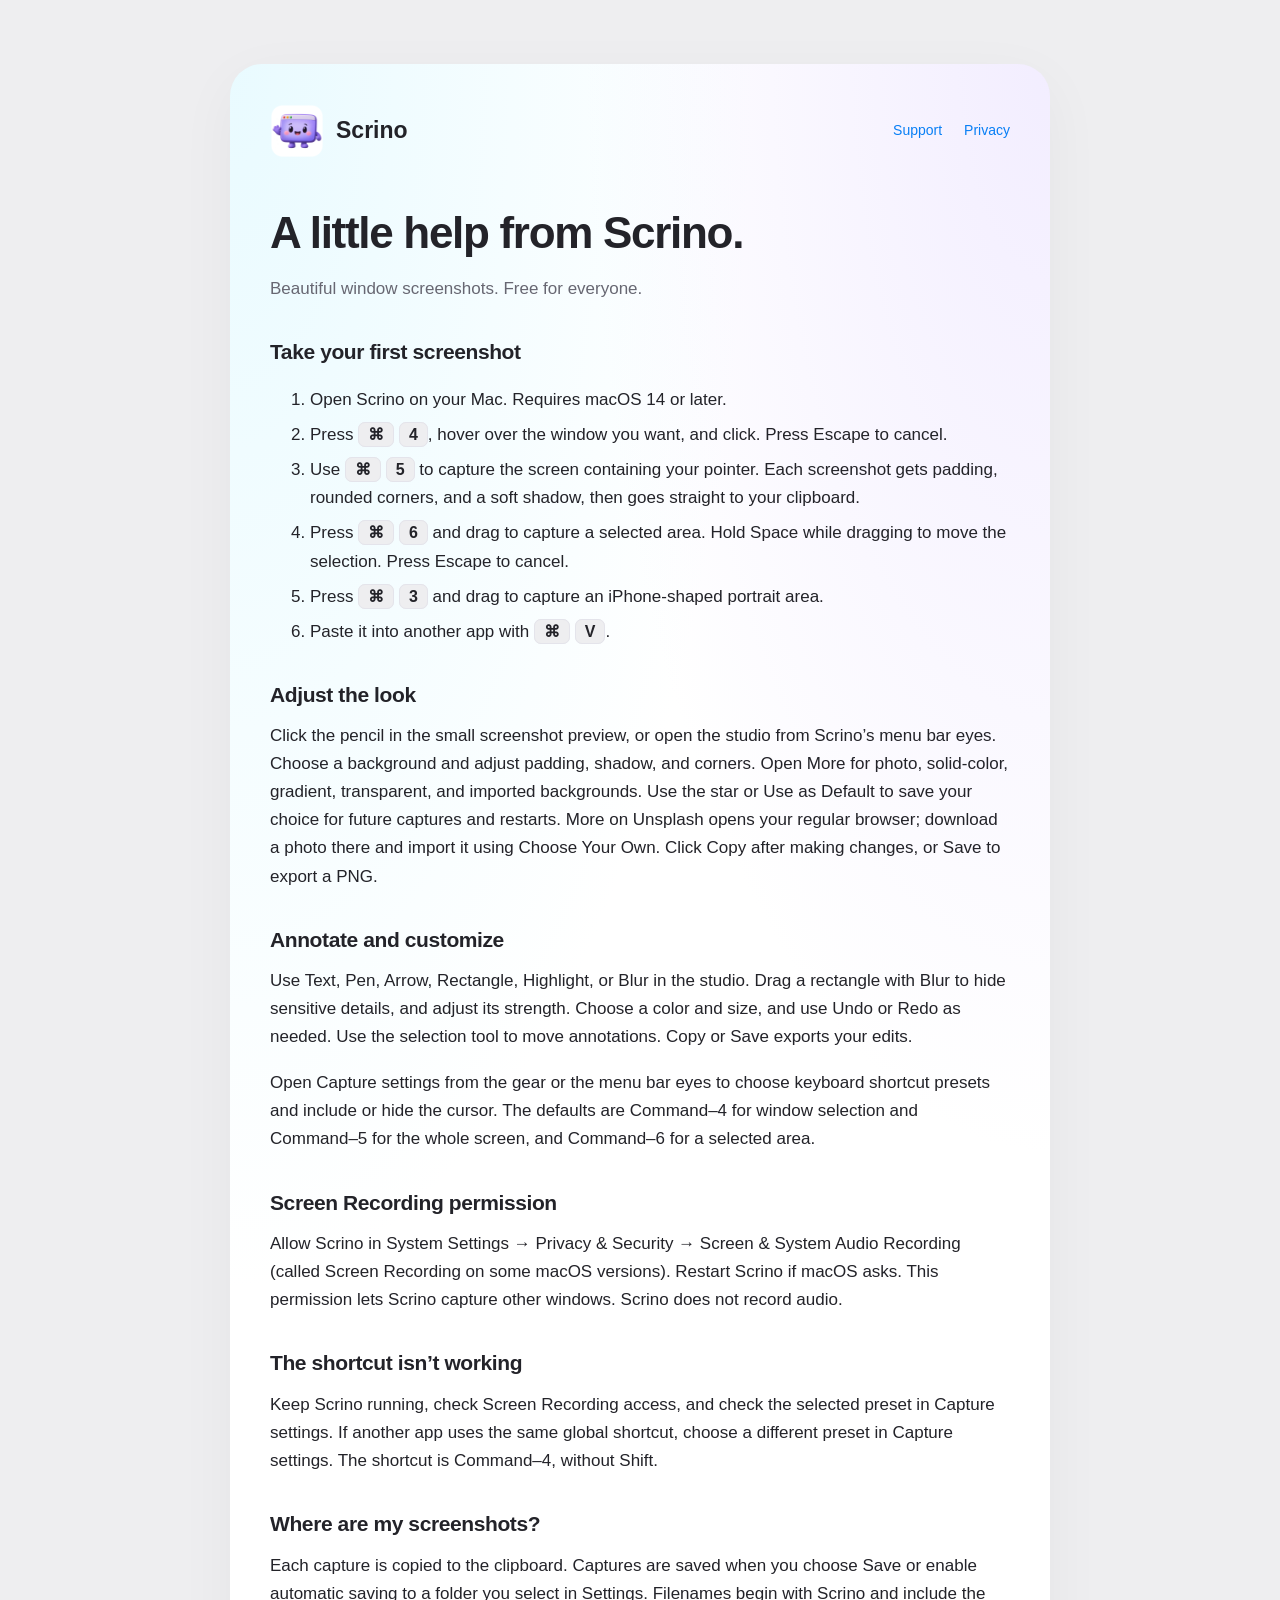
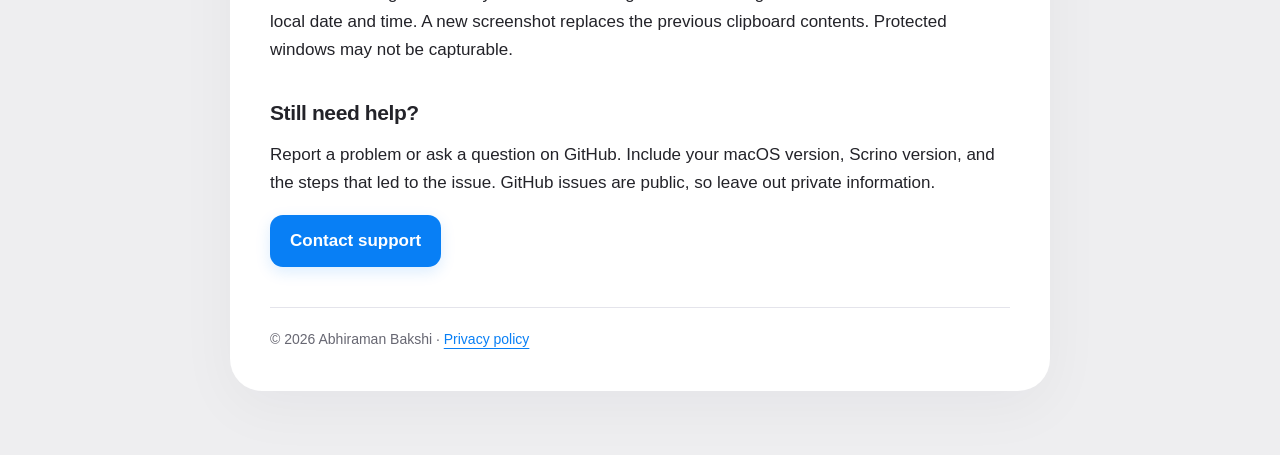
<file: docs/index.html>
<!doctype html><html lang="en"><head><meta charset="utf-8"><meta name="viewport" content="width=device-width,initial-scale=1"><meta name="description" content="Support for Scrino, the free macOS window screenshot app."><title>Scrino Support</title><link rel="icon" href="mascot.png"><link rel="stylesheet" href="style.css"></head><body><main><header><a class="brand" href="./"><img src="mascot.png" alt="Scrino mascot">Scrino</a><nav aria-label="Main navigation"><a href="./" aria-current="page">Support</a><a href="privacy.html">Privacy</a></nav></header><h1>A little help from Scrino.</h1><p class="muted">Beautiful window screenshots. Free for everyone.</p><h2>Take your first screenshot</h2><ol><li>Open Scrino on your Mac. Requires macOS 14 or later.</li><li>Press <kbd>⌘</kbd> <kbd>4</kbd>, hover over the window you want, and click. Press Escape to cancel.</li><li>Use <kbd>⌘</kbd> <kbd>5</kbd> to capture the screen containing your pointer. Each screenshot gets padding, rounded corners, and a soft shadow, then goes straight to your clipboard.</li><li>Press <kbd>⌘</kbd> <kbd>6</kbd> and drag to capture a selected area. Hold Space while dragging to move the selection. Press Escape to cancel.</li><li>Press <kbd>⌘</kbd> <kbd>3</kbd> and drag to capture an iPhone-shaped portrait area.</li><li>Paste it into another app with <kbd>⌘</kbd> <kbd>V</kbd>.</li></ol><h2>Adjust the look</h2><p>Click the pencil in the small screenshot preview, or open the studio from Scrino’s menu bar eyes. Choose a background and adjust padding, shadow, and corners. Open More for photo, solid-color, gradient, transparent, and imported backgrounds. Use the star or Use as Default to save your choice for future captures and restarts. More on Unsplash opens your regular browser; download a photo there and import it using Choose Your Own. Click Copy after making changes, or Save to export a PNG.</p><h2>Annotate and customize</h2><p>Use Text, Pen, Arrow, Rectangle, Highlight, or Blur in the studio. Drag a rectangle with Blur to hide sensitive details, and adjust its strength. Choose a color and size, and use Undo or Redo as needed. Use the selection tool to move annotations. Copy or Save exports your edits.</p><p>Open Capture settings from the gear or the menu bar eyes to choose keyboard shortcut presets and include or hide the cursor. The defaults are Command–4 for window selection and Command–5 for the whole screen, and Command–6 for a selected area.</p><h2>Screen Recording permission</h2><p>Allow Scrino in System Settings → Privacy &amp; Security → Screen &amp; System Audio Recording (called Screen Recording on some macOS versions). Restart Scrino if macOS asks. This permission lets Scrino capture other windows. Scrino does not record audio.</p><h2>The shortcut isn’t working</h2><p>Keep Scrino running, check Screen Recording access, and check the selected preset in Capture settings. If another app uses the same global shortcut, choose a different preset in Capture settings. The shortcut is Command–4, without Shift.</p><h2>Where are my screenshots?</h2><p>Each capture is copied to the clipboard. Captures are saved when you choose Save or enable automatic saving to a folder you select in Settings. Filenames begin with Scrino and include the local date and time. A new screenshot replaces the previous clipboard contents. Protected windows may not be capturable.</p><h2>Still need help?</h2><p>Report a problem or ask a question on GitHub. Include your macOS version, Scrino version, and the steps that led to the issue. GitHub issues are public, so leave out private information.</p><a class="button" href="https://github.com/devdevab/scrino-support/issues/new">Contact support</a><footer>© 2026 Abhiraman Bakshi · <a href="privacy.html">Privacy policy</a></footer></main></body></html>
</file>
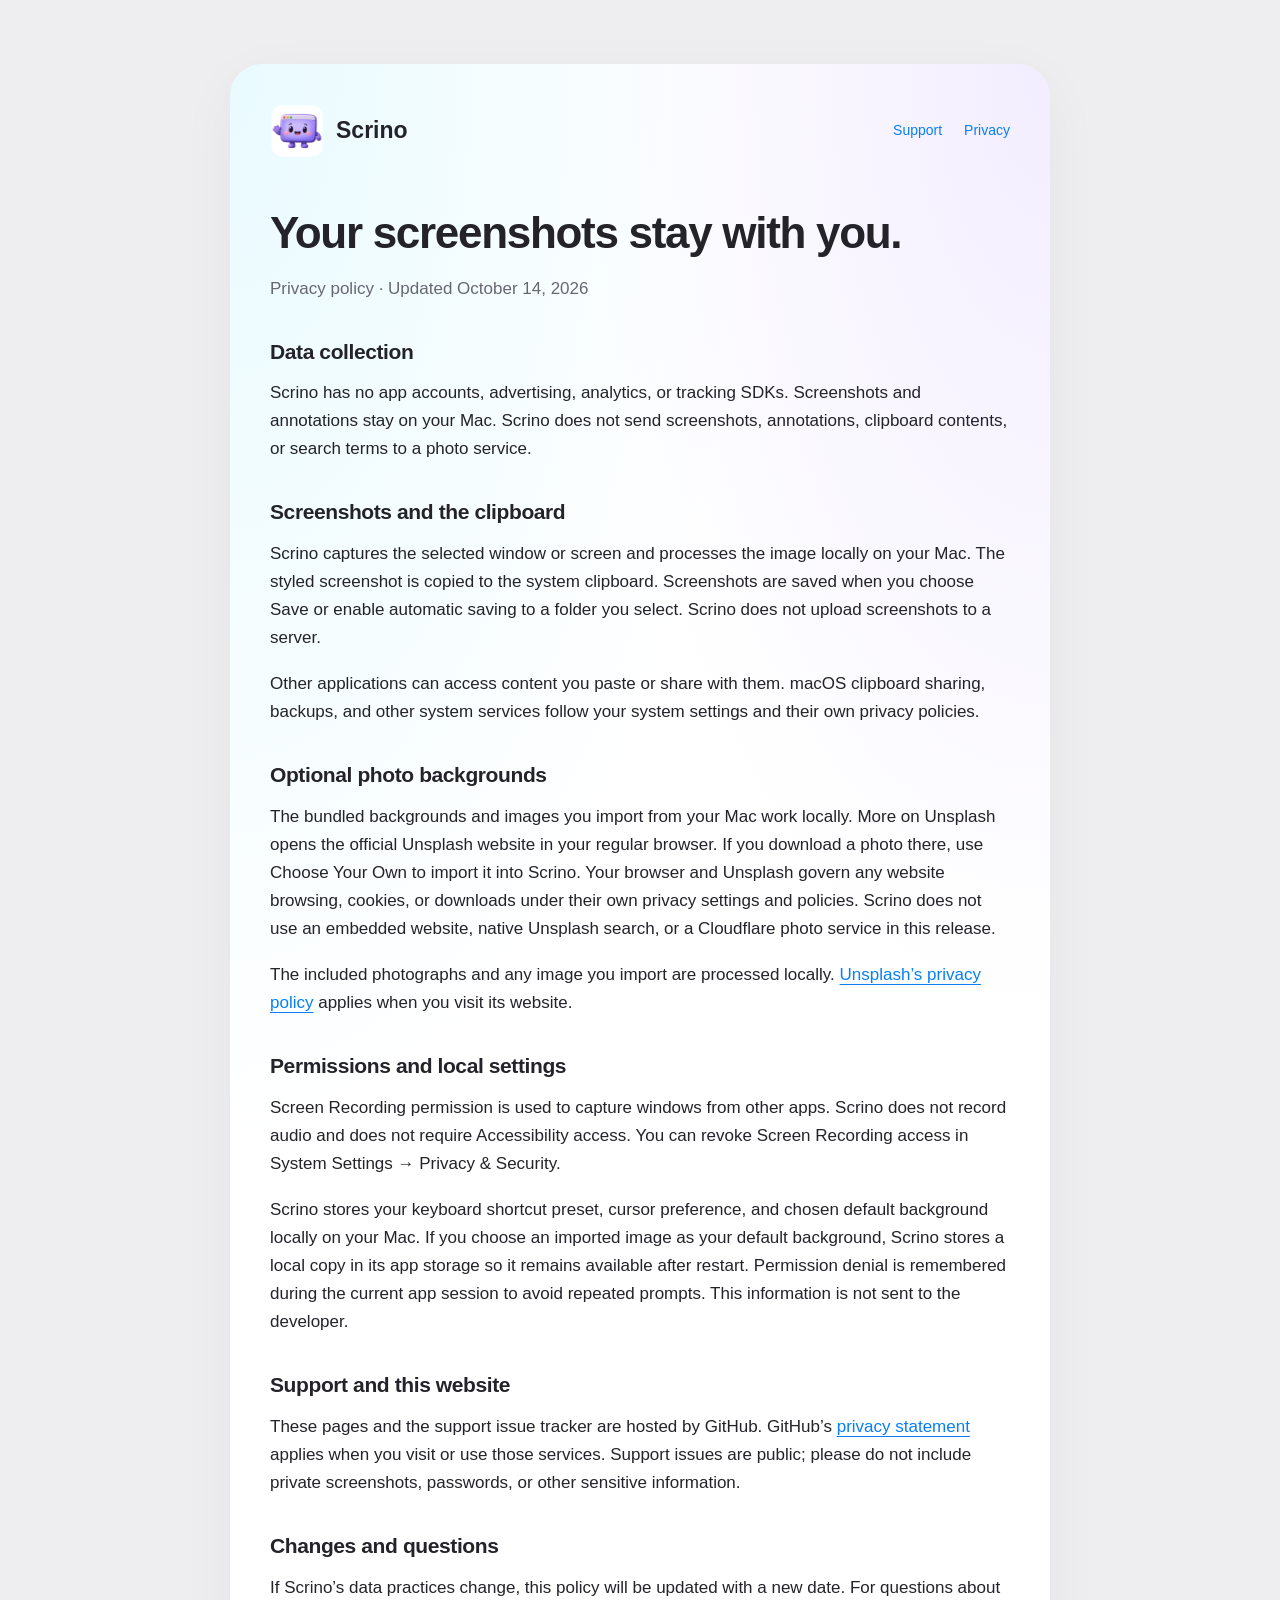
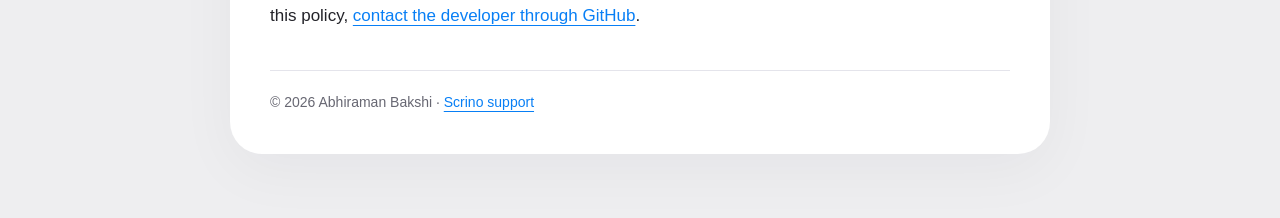
<file: docs/privacy.html>
<!doctype html><html lang="en"><head><meta charset="utf-8"><meta name="viewport" content="width=device-width,initial-scale=1"><meta name="description" content="Scrino processes screenshots locally. Optional Unsplash links open in your regular browser."><title>Scrino Privacy Policy</title><link rel="icon" href="mascot.png"><link rel="stylesheet" href="style.css"></head><body><main><header><a class="brand" href="./"><img src="mascot.png" alt="Scrino mascot">Scrino</a><nav aria-label="Main navigation"><a href="./">Support</a><a href="privacy.html" aria-current="page">Privacy</a></nav></header><h1>Your screenshots stay with you.</h1><p class="muted">Privacy policy · Updated October 14, 2026</p><h2>Data collection</h2><p>Scrino has no app accounts, advertising, analytics, or tracking SDKs. Screenshots and annotations stay on your Mac. Scrino does not send screenshots, annotations, clipboard contents, or search terms to a photo service.</p><h2>Screenshots and the clipboard</h2><p>Scrino captures the selected window or screen and processes the image locally on your Mac. The styled screenshot is copied to the system clipboard. Screenshots are saved when you choose Save or enable automatic saving to a folder you select. Scrino does not upload screenshots to a server.</p><p>Other applications can access content you paste or share with them. macOS clipboard sharing, backups, and other system services follow your system settings and their own privacy policies.</p><h2>Optional photo backgrounds</h2><p>The bundled backgrounds and images you import from your Mac work locally. More on Unsplash opens the official Unsplash website in your regular browser. If you download a photo there, use Choose Your Own to import it into Scrino. Your browser and Unsplash govern any website browsing, cookies, or downloads under their own privacy settings and policies. Scrino does not use an embedded website, native Unsplash search, or a Cloudflare photo service in this release.</p><p>The included photographs and any image you import are processed locally. <a href="https://unsplash.com/privacy">Unsplash’s privacy policy</a> applies when you visit its website.</p><h2>Permissions and local settings</h2><p>Screen Recording permission is used to capture windows from other apps. Scrino does not record audio and does not require Accessibility access. You can revoke Screen Recording access in System Settings → Privacy &amp; Security.</p><p>Scrino stores your keyboard shortcut preset, cursor preference, and chosen default background locally on your Mac. If you choose an imported image as your default background, Scrino stores a local copy in its app storage so it remains available after restart. Permission denial is remembered during the current app session to avoid repeated prompts. This information is not sent to the developer.</p><h2>Support and this website</h2><p>These pages and the support issue tracker are hosted by GitHub. GitHub’s <a href="https://docs.github.com/en/site-policy/privacy-policies/github-general-privacy-statement">privacy statement</a> applies when you visit or use those services. Support issues are public; please do not include private screenshots, passwords, or other sensitive information.</p><h2>Changes and questions</h2><p>If Scrino’s data practices change, this policy will be updated with a new date. For questions about this policy, <a href="https://github.com/devdevab/scrino-support/issues/new">contact the developer through GitHub</a>.</p><footer>© 2026 Abhiraman Bakshi · <a href="./">Scrino support</a></footer></main></body></html>
</file>
<file: docs/style.css>
:root{color-scheme:light dark;--bg:#eeeef0;--card:#fff;--ink:#232329;--muted:#676772;--line:#e4e4eb;--blue:#087ff5}*{box-sizing:border-box}body{margin:0;background:var(--bg);color:var(--ink);font:17px/1.65 -apple-system,BlinkMacSystemFont,"Segoe UI",sans-serif}main{max-width:820px;margin:64px auto;padding:40px;border-radius:32px;background:radial-gradient(ellipse at top left,#d7f7ff8c,transparent 45%),radial-gradient(ellipse at top right,#e6dcff80,transparent 40%),var(--card);box-shadow:0 16px 60px #17172a0b}header{display:flex;align-items:center;justify-content:space-between;gap:20px;margin-bottom:50px}.brand{display:flex;align-items:center;gap:12px;font-weight:750;font-size:23px;text-decoration:none;color:var(--ink)}.brand img{width:54px;height:54px;object-fit:contain}nav{display:flex;gap:22px;font-size:14px}a{color:var(--blue);text-underline-offset:4px}nav a{text-decoration:none}h1{font-size:clamp(32px,5vw,44px);line-height:1.15;letter-spacing:-1.3px;margin:0 0 16px}h2{font-size:21px;letter-spacing:-.4px;margin-top:32px;margin-bottom:8px}p{margin:10px 0 18px}.muted{color:var(--muted)}.button{display:inline-block;background:var(--blue);color:white;padding:12px 20px;border-radius:13px;text-decoration:none;font-weight:600;box-shadow:0 5px 15px #087ff524}kbd{font:600 16px -apple-system,sans-serif;background:var(--bg);padding:3px 9px;border-radius:7px;border:1px solid var(--line)}footer{border-top:1px solid var(--line);margin-top:40px;padding-top:20px;font-size:14px;color:var(--muted)}li{margin:7px 0}@media(prefers-color-scheme:dark){:root{--bg:#202124;--card:#292a2f;--ink:#f0f0f4;--muted:#b5b5c0;--line:#41424a;--blue:#55aaff}main{background:radial-gradient(ellipse at top left,#31495066,transparent 45%),radial-gradient(ellipse at top right,#40335466,transparent 40%),var(--card)}.button{background:#087ff5}}@media(max-width:600px){main{margin:16px;padding:26px;border-radius:24px}header{margin-bottom:38px;gap:12px}nav{gap:14px}}
</file>
